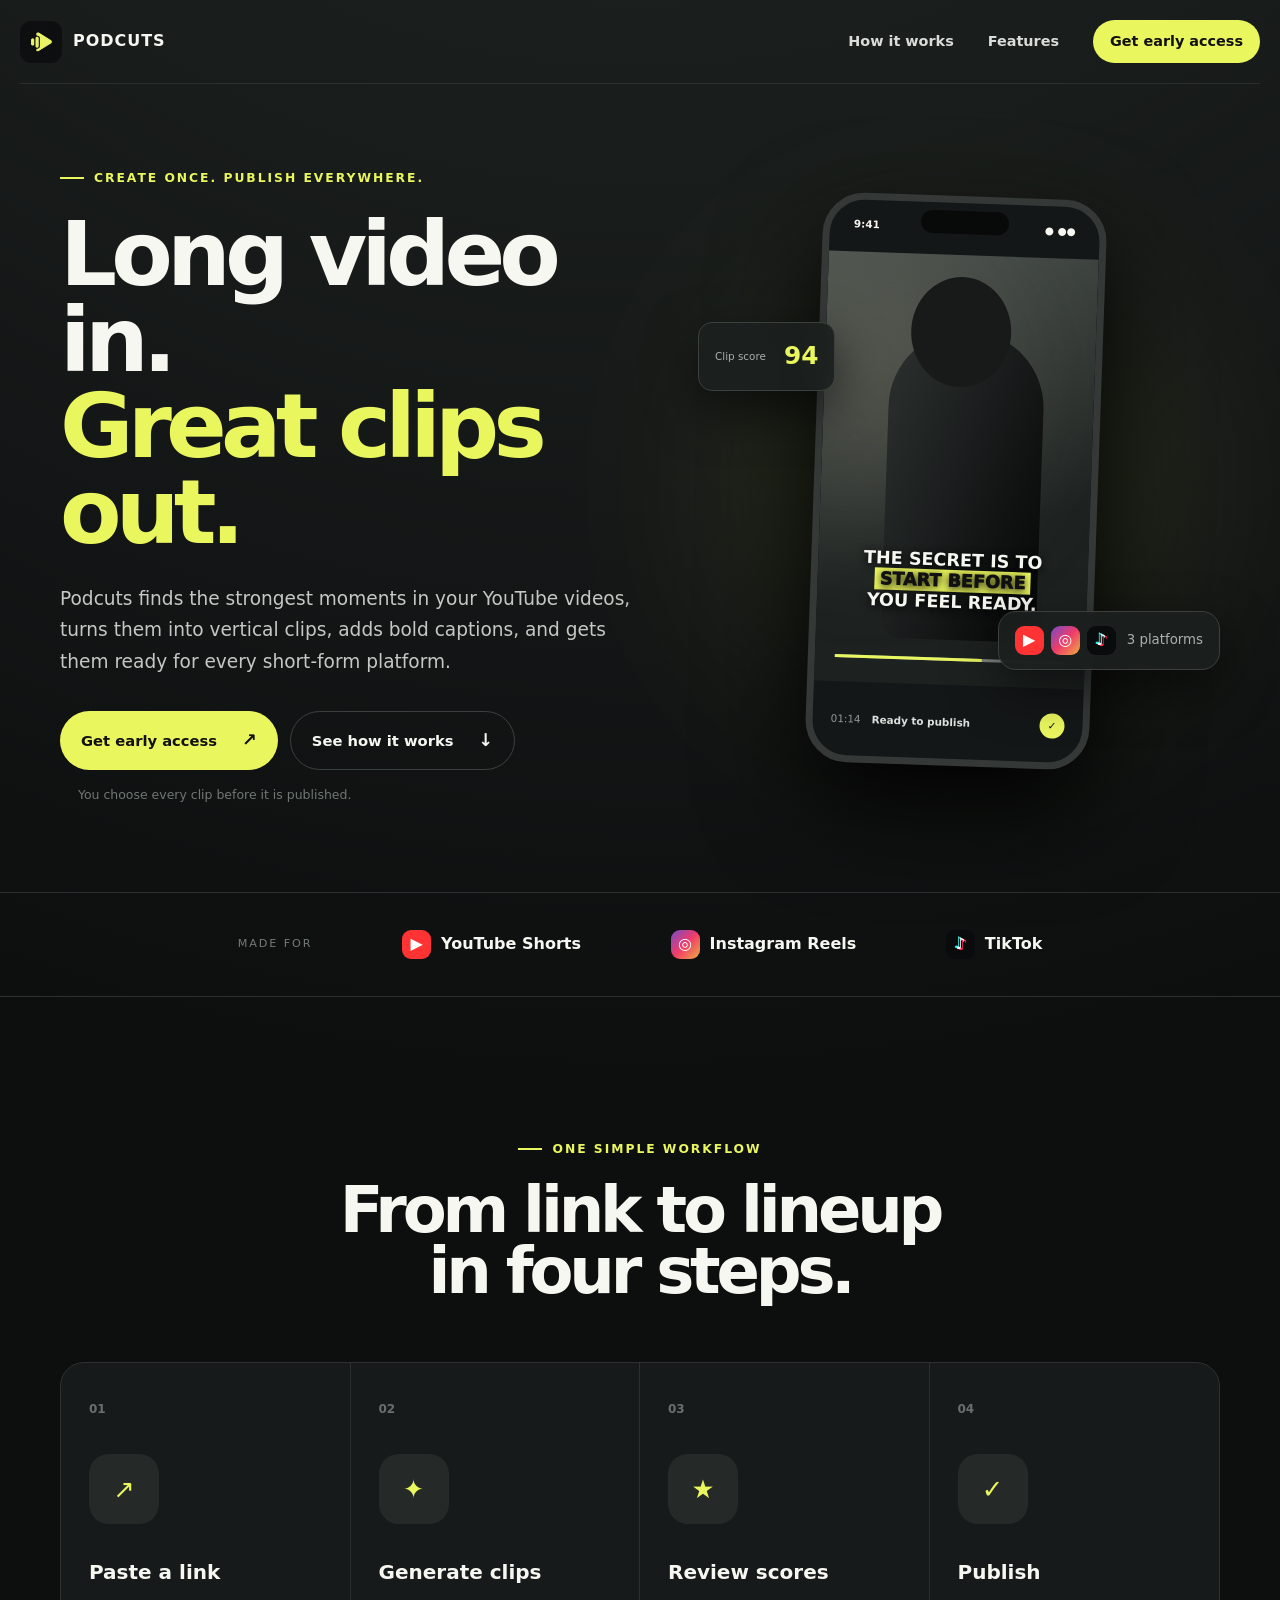
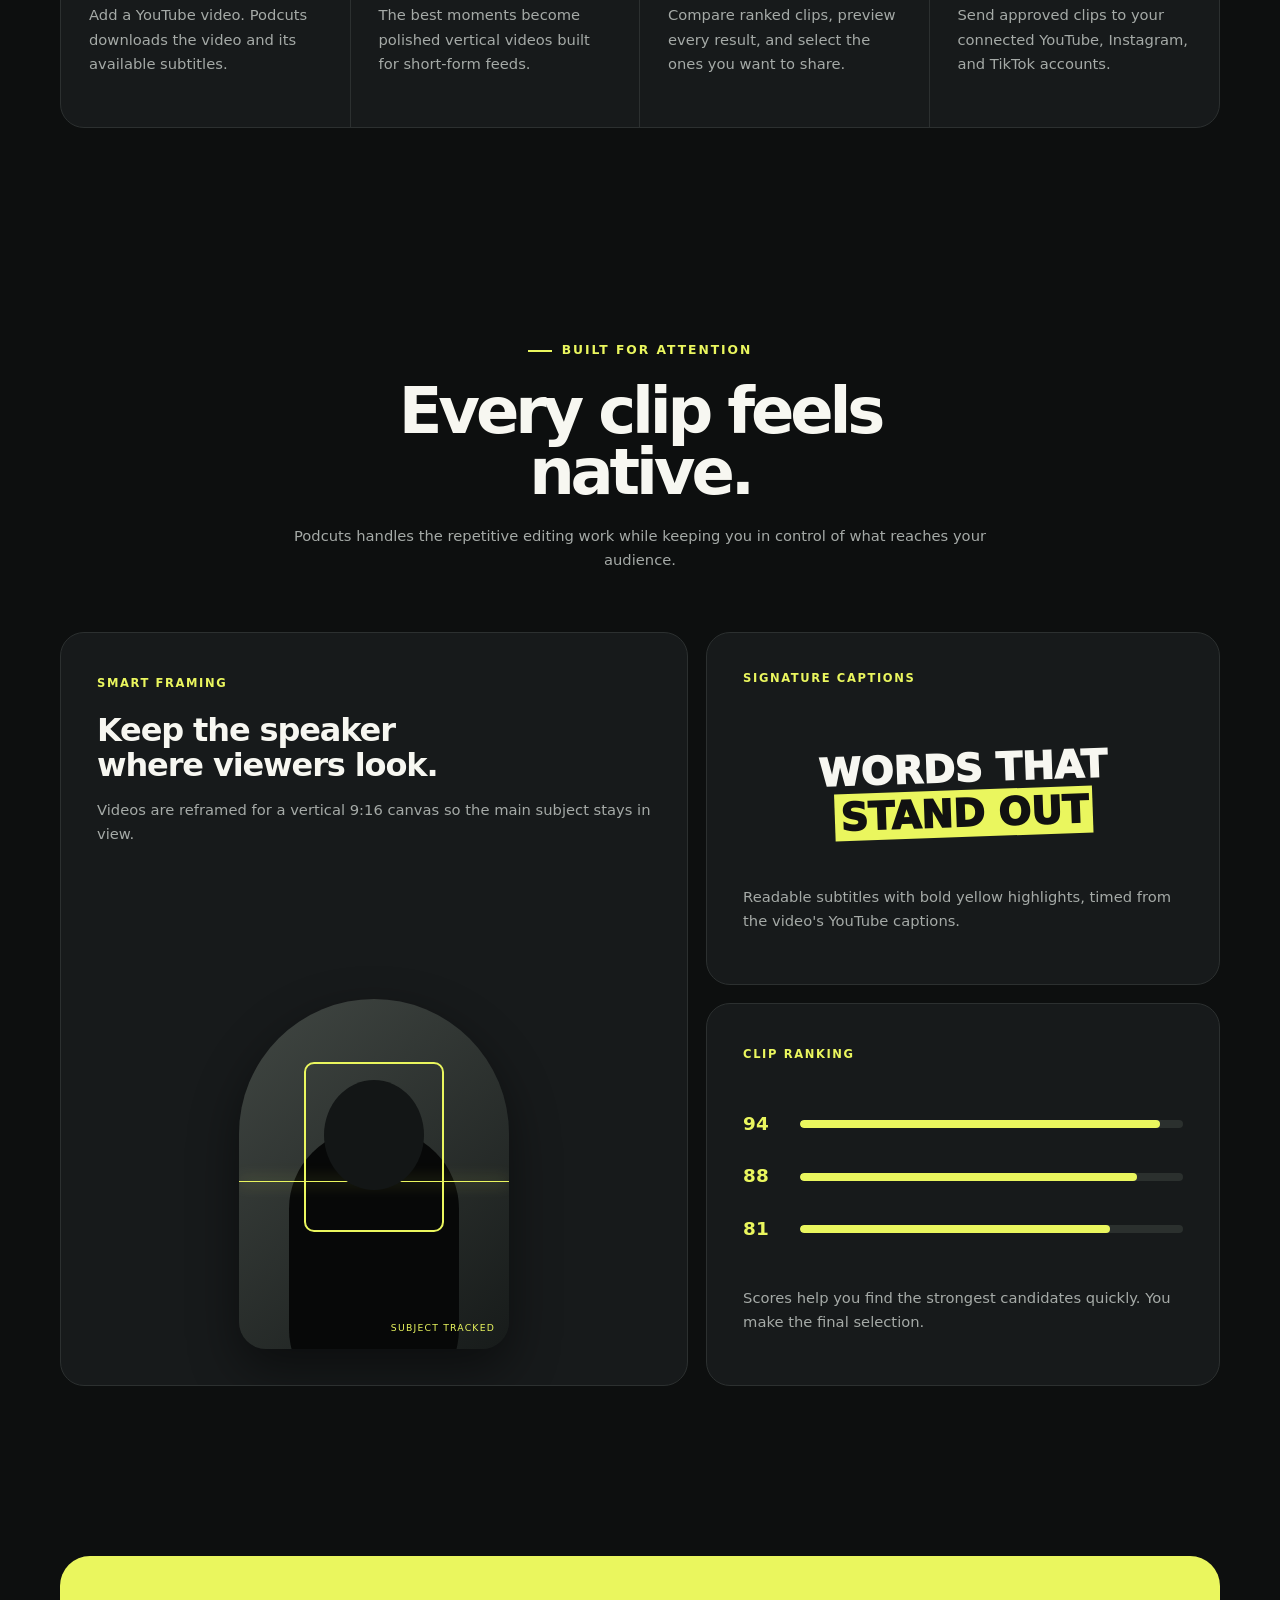
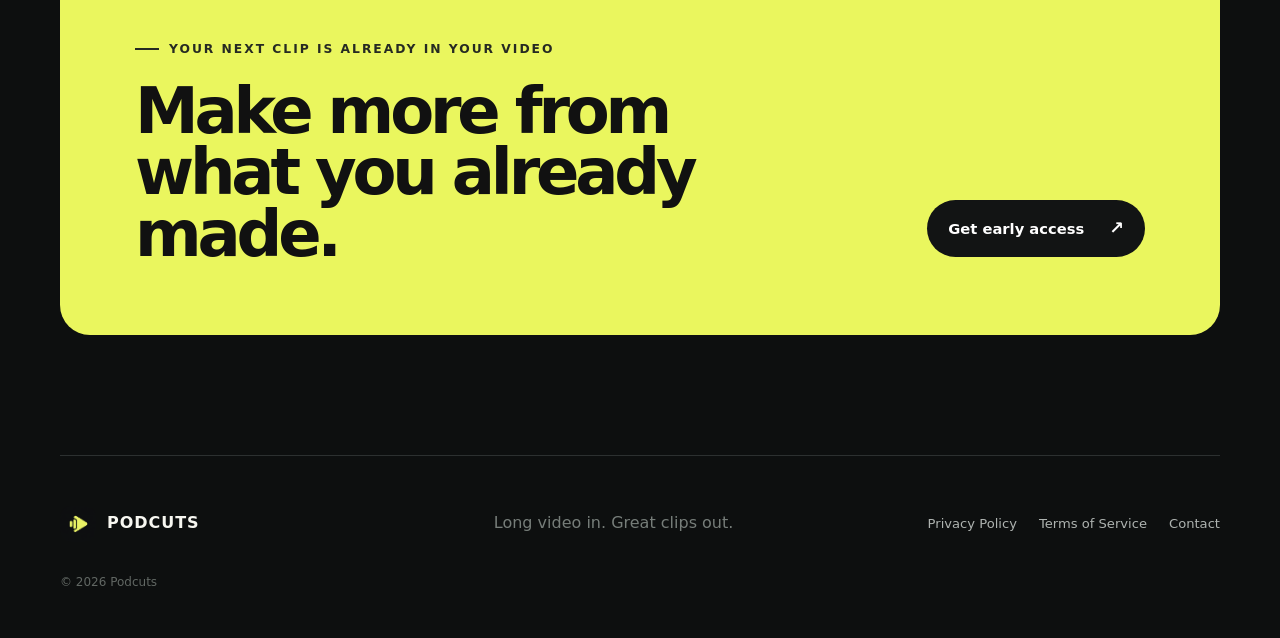
<file: index.html>
<!doctype html>
<html lang="en"><head><meta charset="utf-8"><meta name="viewport" content="width=device-width,initial-scale=1"><title>Podcuts — Turn long videos into short clips</title><meta name="description" content="Podcuts turns YouTube videos into framed, captioned short-form clips ready for YouTube Shorts, Instagram Reels, and TikTok."><meta name="theme-color" content="#0e1012"><link rel="icon" href="podcuts-avatar.png"><link rel="stylesheet" href="styles.css?v=2"></head>
<body class="landing"><header class="site-header"><a class="brand brand-link" href="#top"><img src="podcuts-avatar.png" alt="" width="42" height="42"><span>Podcuts</span></a><nav class="site-nav"><a href="#how-it-works">How it works</a><a href="#features">Features</a><a class="nav-cta" href="mailto:pocuts26@gmail.com?subject=Podcuts%20early%20access">Get early access</a></nav></header>
<main id="top"><section class="hero shell"><div class="hero-copy"><p class="eyebrow"><span></span>Create once. Publish everywhere.</p><h1>Long video in.<br><em>Great clips out.</em></h1><p class="hero-lede">Podcuts finds the strongest moments in your YouTube videos, turns them into vertical clips, adds bold captions, and gets them ready for every short-form platform.</p><div class="hero-actions"><a class="button primary" href="mailto:pocuts26@gmail.com?subject=Podcuts%20early%20access">Get early access <span>↗</span></a><a class="button secondary" href="#how-it-works">See how it works <span>↓</span></a></div><p class="microcopy">You choose every clip before it is published.</p></div><div class="hero-visual"><div class="glow"></div><div class="score-card"><span>Clip score</span><strong>94</strong></div><div class="phone"><div class="phone-top"><span>9:41</span><span>● ●●</span></div><div class="video-preview"><div class="video-light"></div><div class="person-shape"><span></span></div><div class="caption"><b>THE SECRET IS TO</b><br><mark>START BEFORE</mark><br><b>YOU FEEL READY.</b></div><div class="progress"><span></span></div></div><div class="clip-meta"><span>01:14</span><strong>Ready to publish</strong><span class="check">✓</span></div></div><div class="platforms-card"><span class="platform youtube">▶</span><span class="platform instagram">◎</span><span class="platform tiktok">♪</span><small>3 platforms</small></div></div></section>
<section class="platform-strip"><p>Made for</p><div><span class="platform youtube">▶</span>YouTube Shorts</div><div><span class="platform instagram">◎</span>Instagram Reels</div><div><span class="platform tiktok">♪</span>TikTok</div></section>
<section class="section shell" id="how-it-works"><div class="section-heading"><p class="eyebrow"><span></span>One simple workflow</p><h2>From link to lineup<br>in four steps.</h2></div><div class="steps"><article><b>01</b><div class="step-icon">↗</div><h3>Paste a link</h3><p>Add a YouTube video. Podcuts downloads the video and its available subtitles.</p></article><article><b>02</b><div class="step-icon">✦</div><h3>Generate clips</h3><p>The best moments become polished vertical videos built for short-form feeds.</p></article><article><b>03</b><div class="step-icon">★</div><h3>Review scores</h3><p>Compare ranked clips, preview every result, and select the ones you want to share.</p></article><article><b>04</b><div class="step-icon">✓</div><h3>Publish</h3><p>Send approved clips to your connected YouTube, Instagram, and TikTok accounts.</p></article></div></section>
<section class="section shell feature-section" id="features"><div class="section-heading narrow"><p class="eyebrow"><span></span>Built for attention</p><h2>Every clip feels native.</h2><p>Podcuts handles the repetitive editing work while keeping you in control of what reaches your audience.</p></div><div class="feature-grid"><article class="feature feature-large"><div><span class="feature-label">Smart framing</span><h3>Keep the speaker<br>where viewers look.</h3><p>Videos are reframed for a vertical 9:16 canvas so the main subject stays in view.</p></div><div class="frame-demo"><div class="scan-line"></div><div class="focus-box"><span></span></div><small>SUBJECT TRACKED</small></div></article><article class="feature caption-feature"><span class="feature-label">Signature captions</span><div class="caption-demo">WORDS THAT<br><mark>STAND OUT</mark></div><p>Readable subtitles with bold yellow highlights, timed from the video's YouTube captions.</p></article><article class="feature score-feature"><span class="feature-label">Clip ranking</span><div class="score-list"><div><b>94</b><span><i style="width:94%"></i></span></div><div><b>88</b><span><i style="width:88%"></i></span></div><div><b>81</b><span><i style="width:81%"></i></span></div></div><p>Scores help you find the strongest candidates quickly. You make the final selection.</p></article></div></section>
<section class="cta shell"><div><p class="eyebrow"><span></span>Your next clip is already in your video</p><h2>Make more from<br>what you already made.</h2></div><a class="button primary dark-button" href="mailto:pocuts26@gmail.com?subject=Podcuts%20early%20access">Get early access <span>↗</span></a></section></main>
<footer class="site-footer shell"><div class="brand"><img src="podcuts-avatar.png" alt="" width="36" height="36"><span>Podcuts</span></div><p>Long video in. Great clips out.</p><nav><a href="privacy.html">Privacy Policy</a><a href="terms.html">Terms of Service</a><a href="mailto:pocuts26@gmail.com">Contact</a></nav><small>© 2026 Podcuts</small></footer></body></html>
</file>
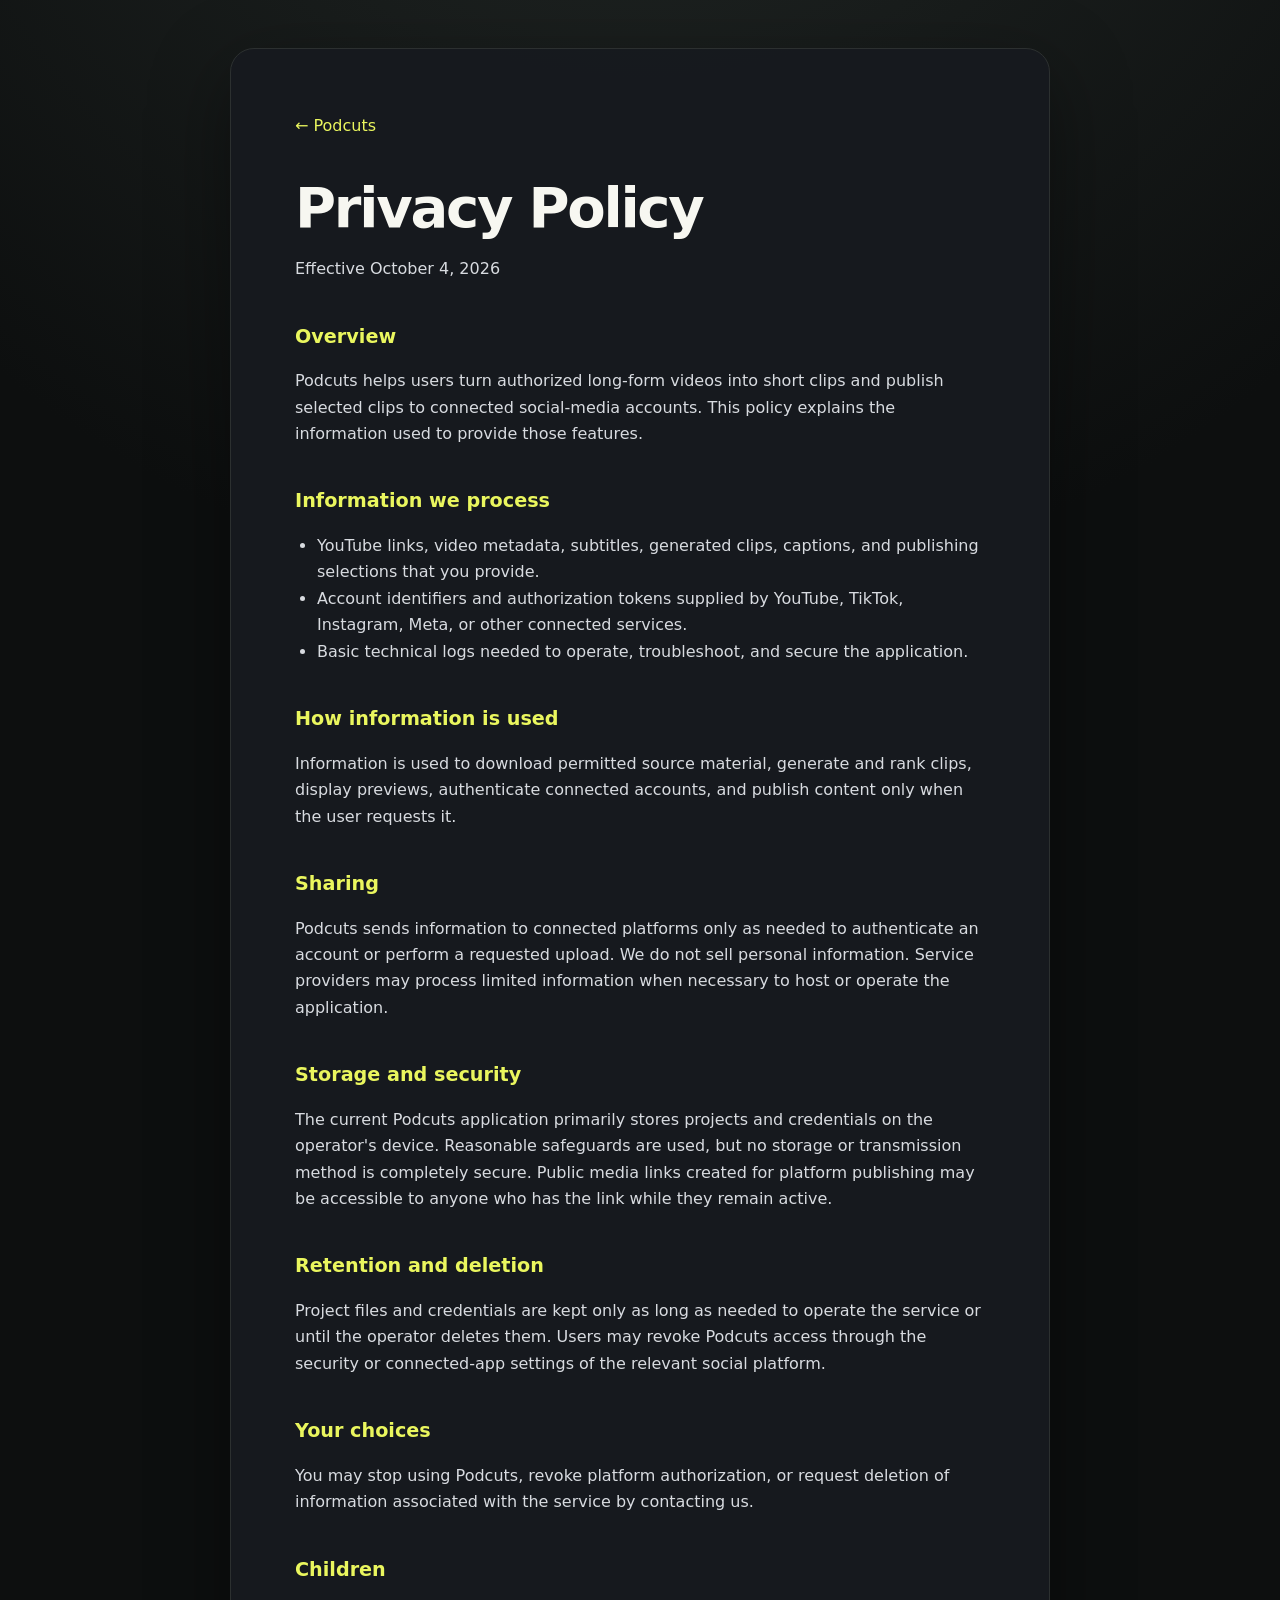
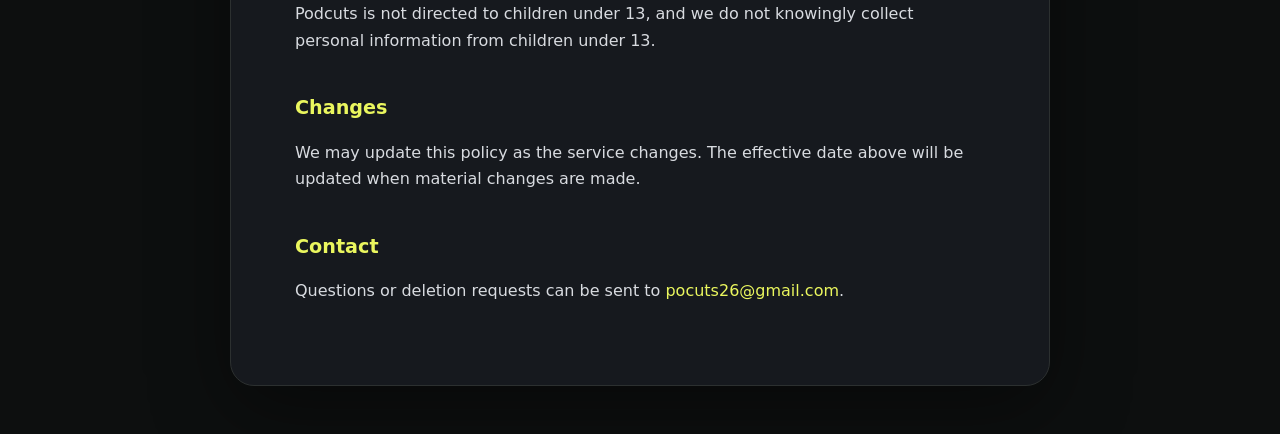
<file: privacy.html>
<!doctype html>
<html lang="en">
<head>
  <meta charset="utf-8">
  <meta name="viewport" content="width=device-width,initial-scale=1">
  <title>Privacy Policy · Podcuts</title>
  <meta name="description" content="Privacy Policy for Podcuts.">
  <link rel="stylesheet" href="styles.css">
</head>
<body>
  <main class="card policy">
    <a class="back" href="./">← Podcuts</a>
    <h1>Privacy Policy</h1>
    <p class="date">Effective October 4, 2026</p>

    <h2>Overview</h2>
    <p>Podcuts helps users turn authorized long-form videos into short clips and publish selected clips to connected social-media accounts. This policy explains the information used to provide those features.</p>

    <h2>Information we process</h2>
    <ul>
      <li>YouTube links, video metadata, subtitles, generated clips, captions, and publishing selections that you provide.</li>
      <li>Account identifiers and authorization tokens supplied by YouTube, TikTok, Instagram, Meta, or other connected services.</li>
      <li>Basic technical logs needed to operate, troubleshoot, and secure the application.</li>
    </ul>

    <h2>How information is used</h2>
    <p>Information is used to download permitted source material, generate and rank clips, display previews, authenticate connected accounts, and publish content only when the user requests it.</p>

    <h2>Sharing</h2>
    <p>Podcuts sends information to connected platforms only as needed to authenticate an account or perform a requested upload. We do not sell personal information. Service providers may process limited information when necessary to host or operate the application.</p>

    <h2>Storage and security</h2>
    <p>The current Podcuts application primarily stores projects and credentials on the operator's device. Reasonable safeguards are used, but no storage or transmission method is completely secure. Public media links created for platform publishing may be accessible to anyone who has the link while they remain active.</p>

    <h2>Retention and deletion</h2>
    <p>Project files and credentials are kept only as long as needed to operate the service or until the operator deletes them. Users may revoke Podcuts access through the security or connected-app settings of the relevant social platform.</p>

    <h2>Your choices</h2>
    <p>You may stop using Podcuts, revoke platform authorization, or request deletion of information associated with the service by contacting us.</p>

    <h2>Children</h2>
    <p>Podcuts is not directed to children under 13, and we do not knowingly collect personal information from children under 13.</p>

    <h2>Changes</h2>
    <p>We may update this policy as the service changes. The effective date above will be updated when material changes are made.</p>

    <h2>Contact</h2>
    <p>Questions or deletion requests can be sent to <a href="mailto:pocuts26@gmail.com">pocuts26@gmail.com</a>.</p>
  </main>
</body>
</html>
</file>
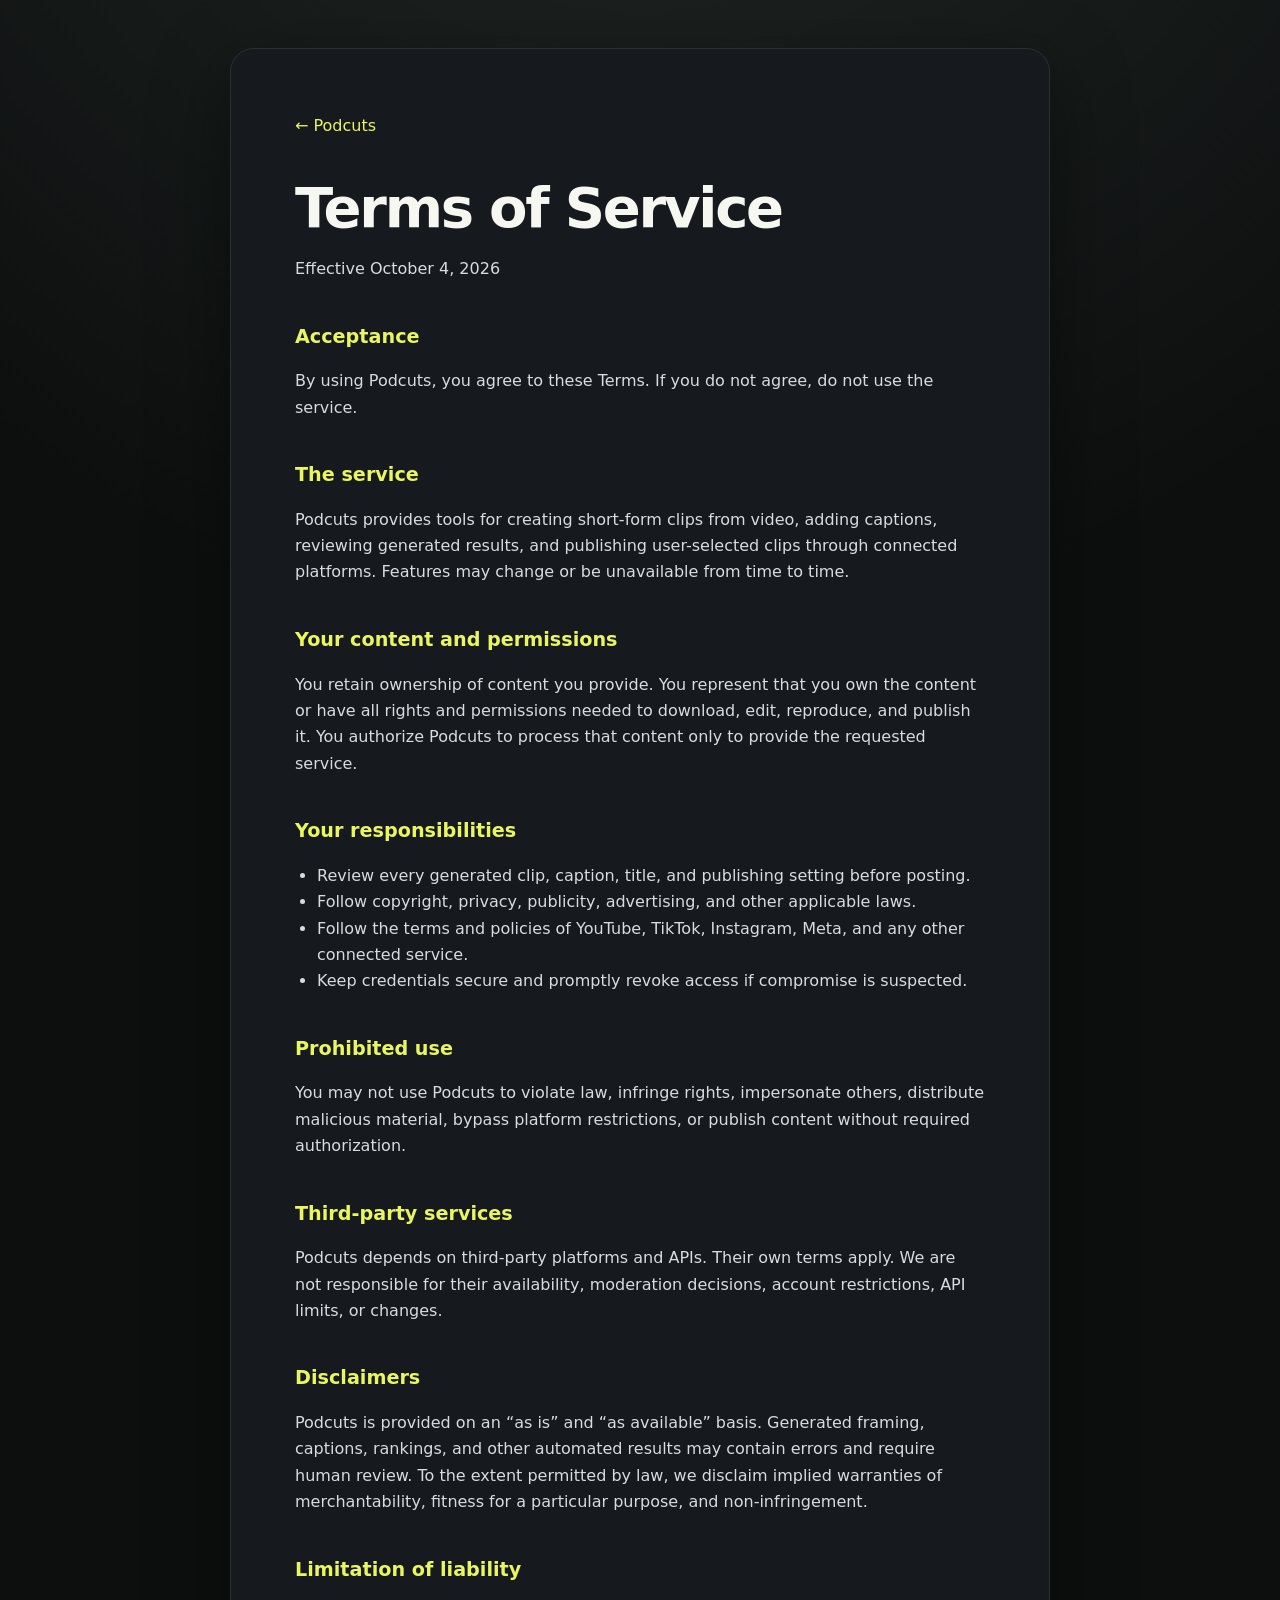
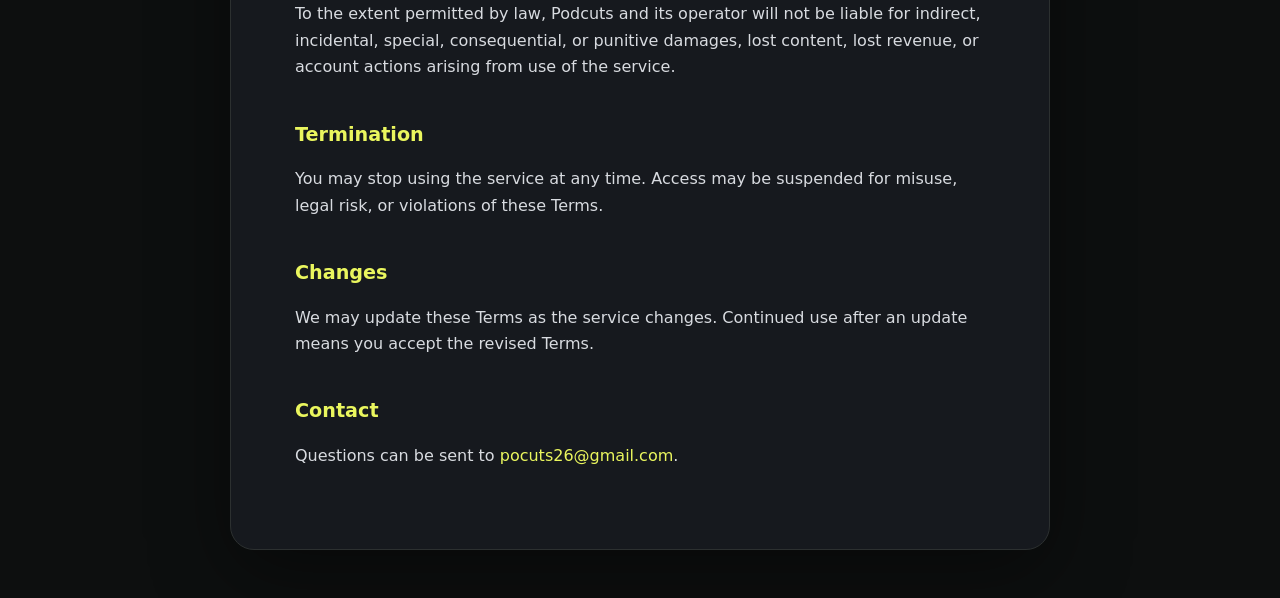
<file: terms.html>
<!doctype html>
<html lang="en">
<head>
  <meta charset="utf-8">
  <meta name="viewport" content="width=device-width,initial-scale=1">
  <title>Terms of Service · Podcuts</title>
  <meta name="description" content="Terms of Service for Podcuts.">
  <link rel="stylesheet" href="styles.css">
</head>
<body>
  <main class="card policy">
    <a class="back" href="./">← Podcuts</a>
    <h1>Terms of Service</h1>
    <p class="date">Effective October 4, 2026</p>

    <h2>Acceptance</h2>
    <p>By using Podcuts, you agree to these Terms. If you do not agree, do not use the service.</p>

    <h2>The service</h2>
    <p>Podcuts provides tools for creating short-form clips from video, adding captions, reviewing generated results, and publishing user-selected clips through connected platforms. Features may change or be unavailable from time to time.</p>

    <h2>Your content and permissions</h2>
    <p>You retain ownership of content you provide. You represent that you own the content or have all rights and permissions needed to download, edit, reproduce, and publish it. You authorize Podcuts to process that content only to provide the requested service.</p>

    <h2>Your responsibilities</h2>
    <ul>
      <li>Review every generated clip, caption, title, and publishing setting before posting.</li>
      <li>Follow copyright, privacy, publicity, advertising, and other applicable laws.</li>
      <li>Follow the terms and policies of YouTube, TikTok, Instagram, Meta, and any other connected service.</li>
      <li>Keep credentials secure and promptly revoke access if compromise is suspected.</li>
    </ul>

    <h2>Prohibited use</h2>
    <p>You may not use Podcuts to violate law, infringe rights, impersonate others, distribute malicious material, bypass platform restrictions, or publish content without required authorization.</p>

    <h2>Third-party services</h2>
    <p>Podcuts depends on third-party platforms and APIs. Their own terms apply. We are not responsible for their availability, moderation decisions, account restrictions, API limits, or changes.</p>

    <h2>Disclaimers</h2>
    <p>Podcuts is provided on an “as is” and “as available” basis. Generated framing, captions, rankings, and other automated results may contain errors and require human review. To the extent permitted by law, we disclaim implied warranties of merchantability, fitness for a particular purpose, and non-infringement.</p>

    <h2>Limitation of liability</h2>
    <p>To the extent permitted by law, Podcuts and its operator will not be liable for indirect, incidental, special, consequential, or punitive damages, lost content, lost revenue, or account actions arising from use of the service.</p>

    <h2>Termination</h2>
    <p>You may stop using the service at any time. Access may be suspended for misuse, legal risk, or violations of these Terms.</p>

    <h2>Changes</h2>
    <p>We may update these Terms as the service changes. Continued use after an update means you accept the revised Terms.</p>

    <h2>Contact</h2>
    <p>Questions can be sent to <a href="mailto:pocuts26@gmail.com">pocuts26@gmail.com</a>.</p>
  </main>
</body>
</html>
</file>
<file: styles.css>
:root{color-scheme:dark;--bg:#0d0f0f;--card:#171a1b;--text:#f7f7f1;--muted:#a5aaa7;--accent:#eaf65e;--line:#2c3030}*{box-sizing:border-box}html{scroll-behavior:smooth}body{margin:0;min-height:100vh;background:radial-gradient(circle at 50% -20%,#242a28 0,var(--bg) 40%);color:var(--text);font:16px/1.65 Inter,ui-sans-serif,system-ui,-apple-system,"Segoe UI",sans-serif}a{color:var(--accent);text-decoration:none}.shell{width:min(1160px,calc(100% - 40px));margin-inline:auto}.site-header{height:84px;width:min(1240px,calc(100% - 40px));margin:auto;display:flex;align-items:center;justify-content:space-between;border-bottom:1px solid #ffffff14}.brand{display:flex;align-items:center;gap:11px;font-weight:900;letter-spacing:.06em;text-transform:uppercase}.brand img{border-radius:11px}.brand-link{color:var(--text)}.site-nav{display:flex;align-items:center;gap:34px}.site-nav>a{font-size:.9rem;color:#d9dcd8;font-weight:650}.site-nav .nav-cta{color:#111;background:var(--accent);padding:10px 17px;border-radius:100px}.hero{min-height:720px;display:grid;grid-template-columns:1.05fr .95fr;gap:50px;align-items:center;padding-block:72px 86px}.eyebrow{display:flex;align-items:center;gap:10px;color:var(--accent);font-size:.77rem;letter-spacing:.16em;text-transform:uppercase;font-weight:800}.eyebrow span{width:24px;height:2px;background:var(--accent)}.hero h1,.section h2,.cta h2{font-size:clamp(3.4rem,7vw,6.4rem);line-height:.96;letter-spacing:-.065em;margin:22px 0 28px}.hero h1 em{font-style:normal;color:var(--accent)}.hero-lede{font-size:1.16rem;line-height:1.7;color:#c3c8c4;max-width:620px}.hero-actions{display:flex;gap:12px;margin-top:34px}.button{display:inline-flex;align-items:center;justify-content:center;gap:25px;border-radius:100px;padding:14px 21px;font-weight:800;font-size:.92rem}.button span{font-size:1.1rem}.primary{background:var(--accent);color:#111}.secondary{border:1px solid #3b4140;color:var(--text)}.microcopy{color:#707774;font-size:.78rem;margin:15px 0 0 18px}.hero-visual{position:relative;height:590px;display:grid;place-items:center}.glow{position:absolute;width:440px;height:440px;background:var(--accent);filter:blur(100px);opacity:.11;border-radius:50%}.phone{position:relative;width:284px;height:570px;border:7px solid #343938;border-radius:42px;background:#141718;box-shadow:0 40px 100px #000;overflow:hidden;transform:rotate(2deg)}.phone:before{content:"";position:absolute;z-index:5;top:8px;left:50%;transform:translateX(-50%);width:88px;height:23px;background:#080909;border-radius:20px}.phone-top{height:52px;padding:16px 24px 0;display:flex;justify-content:space-between;font-size:.65rem;font-weight:800}.video-preview{height:430px;position:relative;overflow:hidden;background:linear-gradient(160deg,#4b514c,#1d2221 65%)}.video-light{position:absolute;width:250px;height:250px;border-radius:50%;background:#a8a78f;filter:blur(70px);opacity:.25;top:15px;left:-70px}.person-shape{position:absolute;width:155px;height:310px;border-radius:80px 80px 20px 20px;background:linear-gradient(110deg,#2c3130,#050606);left:65px;top:75px}.person-shape span{position:absolute;width:100px;height:110px;border-radius:50%;background:#171a19;left:20px;top:-53px}.caption{position:absolute;z-index:2;bottom:72px;width:100%;text-align:center;font-size:1.1rem;line-height:1.2;font-weight:1000;text-shadow:0 2px 8px #000}.caption mark,.caption-demo mark{background:var(--accent);color:#111;padding:1px 5px}.progress{position:absolute;bottom:24px;left:20px;right:20px;height:3px;background:#7f8581}.progress span{display:block;width:64%;height:100%;background:var(--accent)}.clip-meta{height:75px;padding:17px 18px;display:grid;grid-template-columns:auto 1fr auto;align-items:center;gap:11px;font-size:.65rem;color:#929995}.clip-meta strong{color:#dce1dd}.check{display:grid;place-items:center;width:25px;height:25px;border-radius:50%;color:#111;background:var(--accent);font-weight:900}.score-card,.platforms-card{position:absolute;z-index:6;border:1px solid #3a403e;background:#1c201feb;box-shadow:0 18px 50px #0008;backdrop-filter:blur(12px)}.score-card{left:1%;top:23%;padding:13px 16px;border-radius:14px;display:flex;align-items:center;gap:18px}.score-card span{font-size:.65rem;color:#aab0ac}.score-card strong{font-size:1.55rem;color:var(--accent)}.platforms-card{right:0;bottom:18%;border-radius:18px;padding:14px 16px;display:flex;align-items:center;gap:7px}.platform{width:29px;height:29px;border-radius:9px;display:inline-grid;place-items:center;color:#fff;font-weight:900}.youtube{background:#f33}.instagram{background:linear-gradient(135deg,#774bc7,#ef3c69,#efad42)}.tiktok{background:#090b0c;text-shadow:-2px -1px #25f4ee,2px 1px #fe2c55}.platforms-card small{margin-left:4px;color:#aab0ac}.platform-strip{min-height:105px;border-block:1px solid var(--line);display:flex;align-items:center;justify-content:center;gap:clamp(28px,7vw,90px)}.platform-strip p{color:#737a76;text-transform:uppercase;letter-spacing:.17em;font-size:.7rem}.platform-strip div{display:flex;align-items:center;gap:10px;font-weight:700}.section{padding-block:130px}.section-heading{text-align:center;max-width:800px;margin:0 auto 60px}.section-heading .eyebrow{justify-content:center}.section h2{font-size:clamp(2.8rem,5vw,5rem);margin:20px 0}.steps{display:grid;grid-template-columns:repeat(4,1fr);border:1px solid var(--line);border-radius:24px;overflow:hidden;background:var(--card)}.steps article{padding:32px 28px 36px;min-height:315px;border-right:1px solid var(--line)}.steps article:last-child{border:0}.steps article>b{color:#696f6c;font-size:.75rem}.step-icon{height:70px;width:70px;display:grid;place-items:center;border-radius:20px;background:#252a29;color:var(--accent);font-size:1.6rem;margin:32px 0}.steps h3,.feature h3{font-size:1.25rem;margin:0 0 10px}.steps p,.feature p,.section-heading>p:last-child{color:var(--muted);font-size:.92rem}.feature-section{padding-top:70px}.section-heading.narrow{max-width:700px}.feature-grid{display:grid;grid-template-columns:1.1fr .9fr;gap:18px}.feature{background:var(--card);border:1px solid var(--line);border-radius:24px;padding:36px;min-height:345px;overflow:hidden}.feature-large{grid-row:span 2;display:flex;flex-direction:column;justify-content:space-between;min-height:710px}.feature-label{display:inline-block;color:var(--accent);font-size:.72rem;text-transform:uppercase;letter-spacing:.14em;font-weight:800;margin-bottom:20px}.feature h3{font-size:2rem;line-height:1.1;letter-spacing:-.035em}.frame-demo{position:relative;align-self:center;width:270px;height:350px;border-radius:150px 150px 30px 30px;background:linear-gradient(140deg,#414743,#171b1a);overflow:hidden;box-shadow:0 20px 50px #0007}.frame-demo:before{content:"";position:absolute;width:170px;height:280px;left:50px;bottom:-60px;border-radius:80px;background:#070808}.focus-box{position:absolute;width:140px;height:170px;left:65px;top:63px;border:2px solid var(--accent);border-radius:10px}.focus-box span{position:absolute;width:100px;height:110px;border-radius:50%;background:#131616;top:16px;left:18px}.scan-line{position:absolute;left:0;right:0;top:52%;height:1px;background:var(--accent);box-shadow:0 0 15px var(--accent)}.frame-demo small{position:absolute;right:14px;bottom:14px;color:var(--accent);font-size:.58rem;letter-spacing:.13em}.caption-feature{display:flex;flex-direction:column}.caption-demo{font-size:2.4rem;font-weight:1000;line-height:1.18;text-align:center;margin:38px auto 48px;transform:rotate(-2deg)}.caption-feature p{margin-top:auto}.score-list{display:grid;gap:22px;margin:25px 0 42px}.score-list div{display:grid;grid-template-columns:45px 1fr;align-items:center;gap:12px}.score-list b{color:var(--accent);font-size:1.15rem}.score-list span{height:8px;border-radius:10px;background:#2b302e;overflow:hidden}.score-list i{display:block;height:100%;border-radius:10px;background:var(--accent)}.cta{margin-block:40px 120px;padding:70px 75px;background:var(--accent);color:#111;border-radius:30px;display:flex;align-items:flex-end;justify-content:space-between;gap:30px}.cta .eyebrow{color:#262a22}.cta .eyebrow span{background:#262a22}.cta h2{font-size:clamp(2.8rem,5vw,4.7rem);margin-bottom:0}.dark-button{background:#121414;color:#fff;white-space:nowrap;margin-bottom:8px}.site-footer{padding:38px 0 45px;display:grid;grid-template-columns:1fr 1fr auto;align-items:center;gap:20px;border-top:1px solid var(--line)}.site-footer p{color:#767d79}.site-footer nav{display:flex;gap:22px}.site-footer nav a{color:#aeb3b0;font-size:.82rem}.site-footer small{grid-column:1/-1;color:#616763;font-size:.75rem}
body:not(.landing){padding:48px 20px}.card{max-width:820px;margin:auto;background:#171a1ff2;border:1px solid var(--line);border-radius:24px;padding:clamp(28px,6vw,64px);box-shadow:0 24px 80px #0006}.mark{display:grid;place-items:center;width:38px;height:38px;border-radius:12px;background:var(--accent);color:#101214;font-size:16px}.card h1{font-size:clamp(2.2rem,6vw,4.5rem);line-height:1.05;margin:30px 0 18px;letter-spacing:-.04em}.card h2{margin-top:38px;font-size:1.2rem;color:var(--accent)}.card p,.card li{color:#d8dbe0}.card ul{padding-left:22px}.card nav{display:flex;flex-wrap:wrap;gap:14px;margin:32px 0}.card nav a{padding:13px 18px;border:1px solid var(--line);border-radius:12px;background:#111418;font-weight:700}.back{display:inline-block;margin-bottom:10px}.date,.card footer{color:var(--muted)}.card footer{margin-top:42px;padding-top:24px;border-top:1px solid var(--line)}.policy h1{font-size:clamp(2rem,5vw,3.5rem)}
@media(max-width:900px){.hero{grid-template-columns:1fr;text-align:center}.hero-copy .eyebrow,.hero-actions{justify-content:center}.hero-lede{margin-inline:auto}.hero-visual{height:620px}.score-card{left:10%}.platforms-card{right:9%}.platform-strip{flex-wrap:wrap;padding:25px 20px}.steps{grid-template-columns:1fr 1fr}.steps article:nth-child(2){border-right:0}.feature-grid{grid-template-columns:1fr}.feature-large{min-height:650px}.cta{align-items:flex-start;flex-direction:column}.site-footer{grid-template-columns:1fr auto}.site-footer p{display:none}.site-footer nav{grid-row:2;grid-column:1/-1}}@media(max-width:600px){.site-header{height:72px}.site-nav>a:not(.nav-cta){display:none}.hero{padding-top:54px}.hero h1{font-size:3.5rem}.hero-lede{font-size:1rem}.hero-actions{flex-direction:column}.hero-visual{height:560px;transform:scale(.88);margin-inline:-30px}.phone{height:540px}.score-card{left:0}.platforms-card{right:0}.platform-strip{justify-content:flex-start;padding-left:28px}.platform-strip p{display:none}.section{padding-block:90px}.steps{grid-template-columns:1fr}.steps article{min-height:260px;border-right:0;border-bottom:1px solid var(--line)}.feature{padding:28px}.feature-large{min-height:620px}.caption-demo{font-size:2rem}.cta{width:calc(100% - 28px);padding:48px 28px;margin-bottom:80px}.cta .button{width:100%}.site-footer{width:calc(100% - 40px)}.site-footer nav{flex-wrap:wrap}}
</file>
